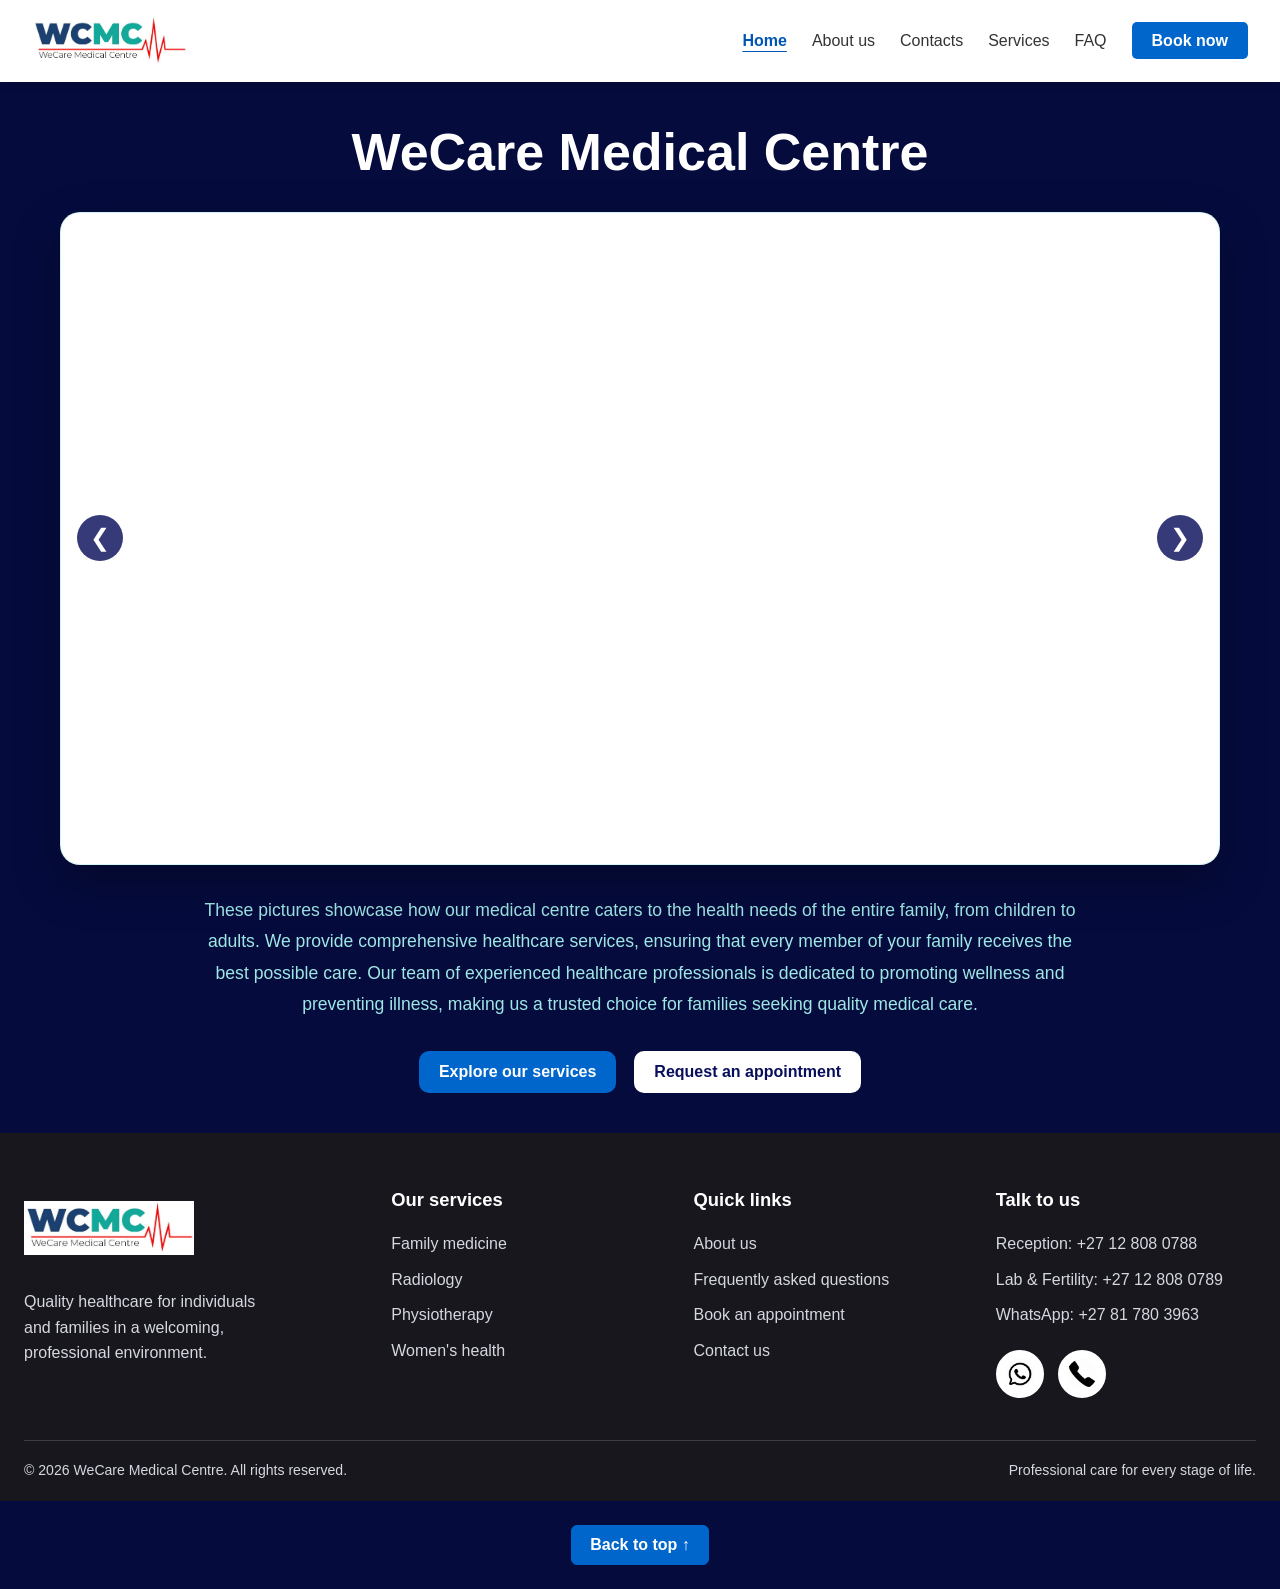
<file: index.html>
<!DOCTYPE html>
<html lang="en">
<head>
    <meta charset="UTF-8">
    <meta name="viewport" content="width=device-width, initial-scale=1.0">
    <meta name="description" content="Discover family and specialist healthcare services at WeCare Medical Centre in Pretoria. Quality care for every stage of life.">
    <meta name="keywords" content="WeCare Medical Centre, medical centre Pretoria, family medicine, radiology, physiotherapy, healthcare services">
    <meta name="theme-color" content="#0a0f5b">
    <title>WeCare Medical Centre | Home</title>
    <link rel="stylesheet" href="CSS/style.css">
</head>
<body id="top" class="home-page">
    <!-- Skip link for keyboard users -->
    <a class="skip-link" href="#main-content">Skip to main content</a>

    <header>
        <!-- Main navigation bar -->
        <nav class="navbar" aria-label="Main navigation">
            <a class="brand-link" href="index.html" aria-label="WeCare Medical Centre home">
                <img src="images/wc.jpg" class="logo" alt="WeCare Medical Centre">
            </a>

            <!-- Navigation links -->
            <ul class="nlinks">
                <li class="la"><a href="index.html" aria-current="page">Home</a></li>
                <li><a href="aboutus.html">About us</a></li>
                <li><a href="contacts.html">Contacts</a></li>
                <li><a href="services.html">Services</a></li>
                <li><a href="FAQ.html">FAQ</a></li>
                <li><a href="bookings.html" class="btn-book">Book now</a></li>
            </ul>
        </nav>
    </header>

    <main class="home-content" id="main-content">
        <h1 class="home-title">WeCare Medical Centre</h1>

        <!-- Main hero gallery / slideshow -->
        <div class="media-slideshow slideshow-three" role="region" aria-roledescription="carousel" aria-label="WeCare Medical Centre gallery">
            <input type="radio" name="home-gallery" id="home-1" aria-label="Show family healthcare image">
            <input type="radio" name="home-gallery" id="home-2" aria-label="Show why patients choose us image">
            <input type="radio" name="home-gallery" id="home-3" aria-label="Show our services image">

            <img src="images/Whole family 1.png" alt="Whole family receiving healthcare">
            <img src="images/why choose.png" alt="Why choose WeCare Medical Centre">
            <img src="images/our services.png" alt="Our healthcare services">

            <!-- Slideshow controls -->
            <div class="slideshow-controls" aria-label="Change homepage image">
                <span class="slide-controls slide-controls-1"><label for="home-3" aria-label="Previous image">&#10094;</label><label for="home-2" aria-label="Next image">&#10095;</label></span>
                <span class="slide-controls slide-controls-2"><label for="home-1" aria-label="Previous image">&#10094;</label><label for="home-3" aria-label="Next image">&#10095;</label></span>
                <span class="slide-controls slide-controls-3"><label for="home-2" aria-label="Previous image">&#10094;</label><label for="home-1" aria-label="Next image">&#10095;</label></span>
            </div>
        </div>

        <!-- Introductory description -->
        <p class="home-description">
            These pictures showcase how our medical centre caters to the health needs of the entire family,
            from children to adults. We provide comprehensive healthcare services, ensuring that every member of
            your family receives the best possible care. Our team of experienced healthcare professionals is
            dedicated to promoting wellness and preventing illness, making us a trusted choice for families
            seeking quality medical care.
        </p>

        <!-- Primary action buttons -->
        <div class="home-actions">
            <a class="primary-link" href="services.html">Explore our services</a>
            <a class="secondary-link" href="bookings.html">Request an appointment</a>
        </div>
    </main>

    <footer class="site-footer">
        <!-- Footer content section -->
        <div class="footer-content">
            <div class="footer-brand">
                <img src="images/wc.jpg" alt="WeCare Medical Centre logo">
                <p>Quality healthcare for individuals and families in a welcoming, professional environment.</p>
            </div>

            <div class="footer-column">
                <h2>Our services</h2>
                <a href="services.html">Family medicine</a>
                <a href="services.html">Radiology</a>
                <a href="services.html">Physiotherapy</a>
                <a href="services.html">Women's health</a>
            </div>

            <div class="footer-column">
                <h2>Quick links</h2>
                <a href="aboutus.html">About us</a>
                <a href="FAQ.html">Frequently asked questions</a>
                <a href="bookings.html">Book an appointment</a>
                <a href="contacts.html">Contact us</a>
            </div>

            <div class="footer-column footer-contact">
                <h2>Talk to us</h2>
                <a href="tel:+27128080788">Reception: +27 12 808 0788</a>
                <a href="tel:+27128080789">Lab &amp; Fertility: +27 12 808 0789</a>
                <a href="https://api.whatsapp.com/send?phone=27817803963">WhatsApp: +27 81 780 3963</a>
                <div class="footer-icons">
                    <a href="https://api.whatsapp.com/send?phone=27817803963" aria-label="Contact us on WhatsApp">
                        <img src="images/whatsapp icon.jpg" alt="">
                    </a>
                    <a href="tel:+27128080788" aria-label="Call WeCare Medical Centre">
                        <img src="images/telephone.jpg" alt="">
                    </a>
                </div>
            </div>
        </div>

        <!-- Footer bottom bar -->
        <div class="footer-bottom">
            <p>&copy; 2026 WeCare Medical Centre. All rights reserved.</p>
            <p>Professional care for every stage of life.</p>
        </div>
    </footer>

    <!-- Back to top shortcut -->
    <a class="back-to-top" href="#top">Back to top &#8593;</a>
</body>
</html>
</file>
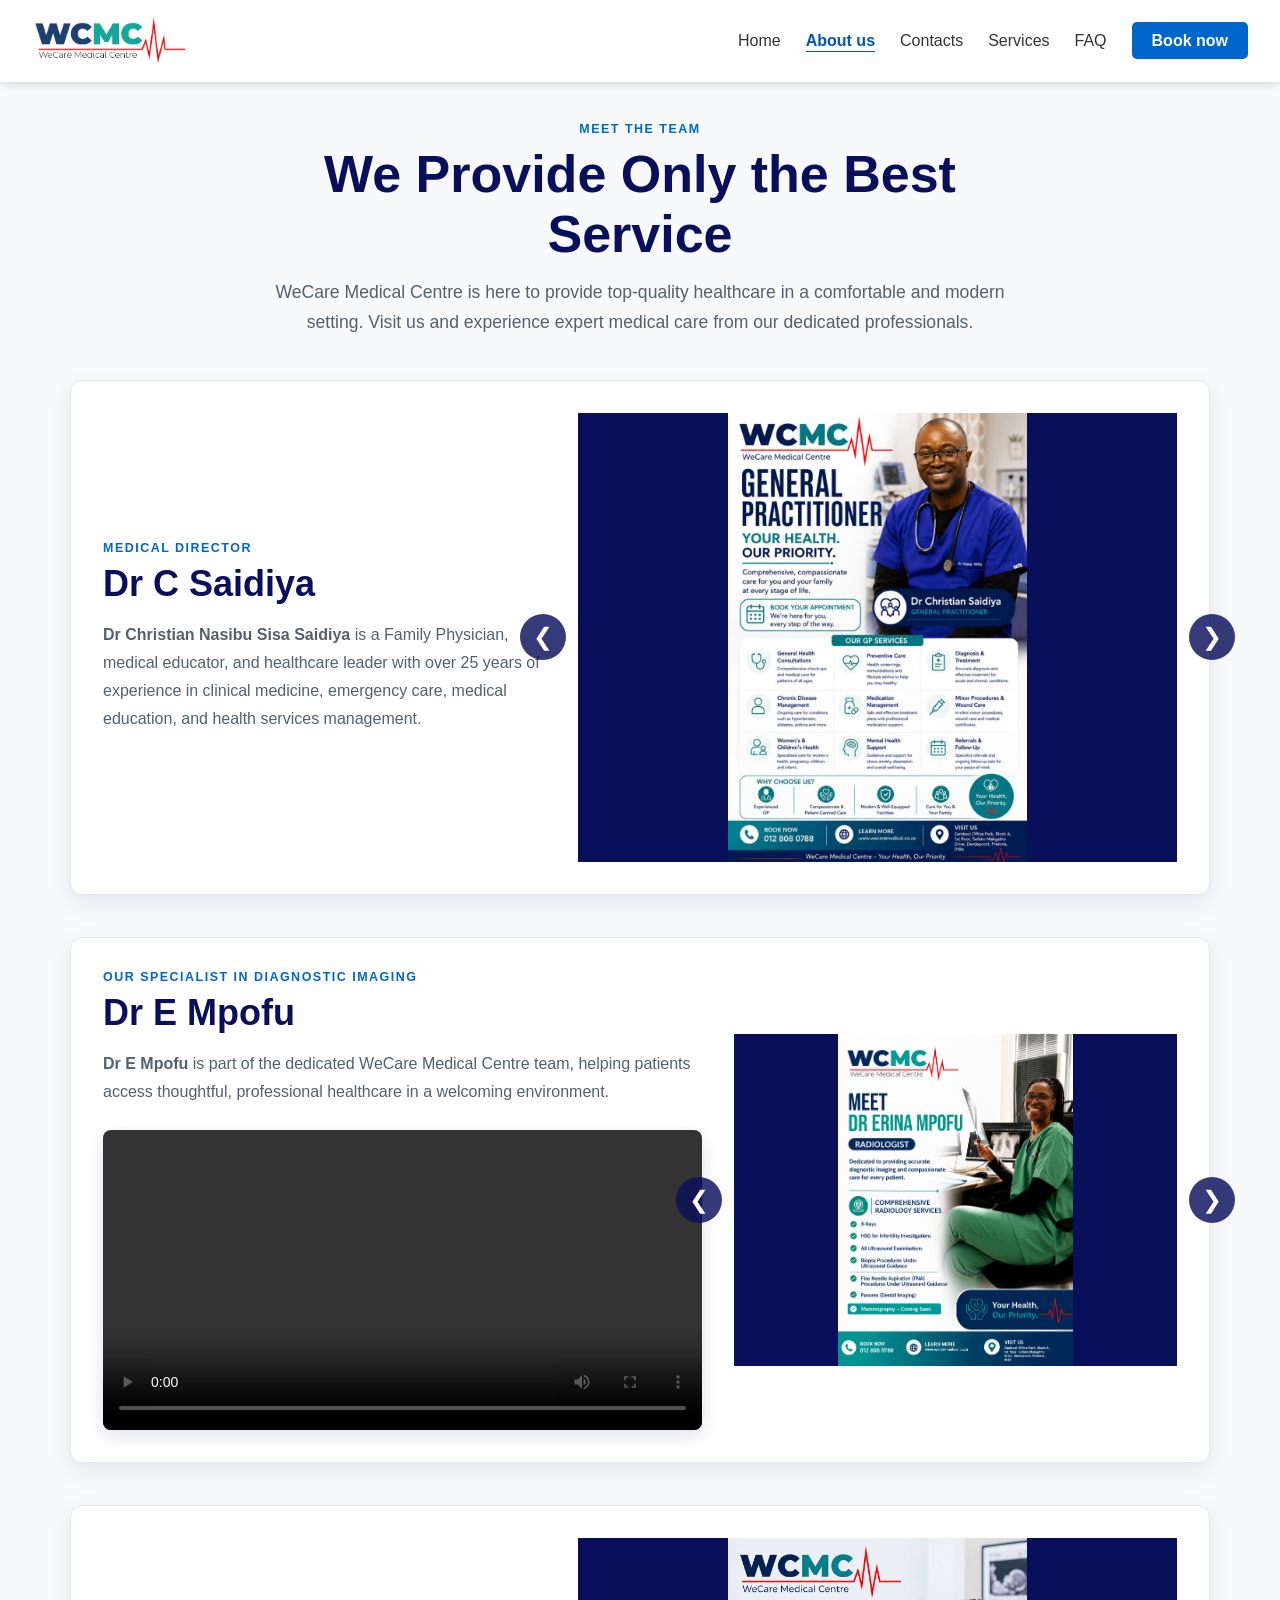
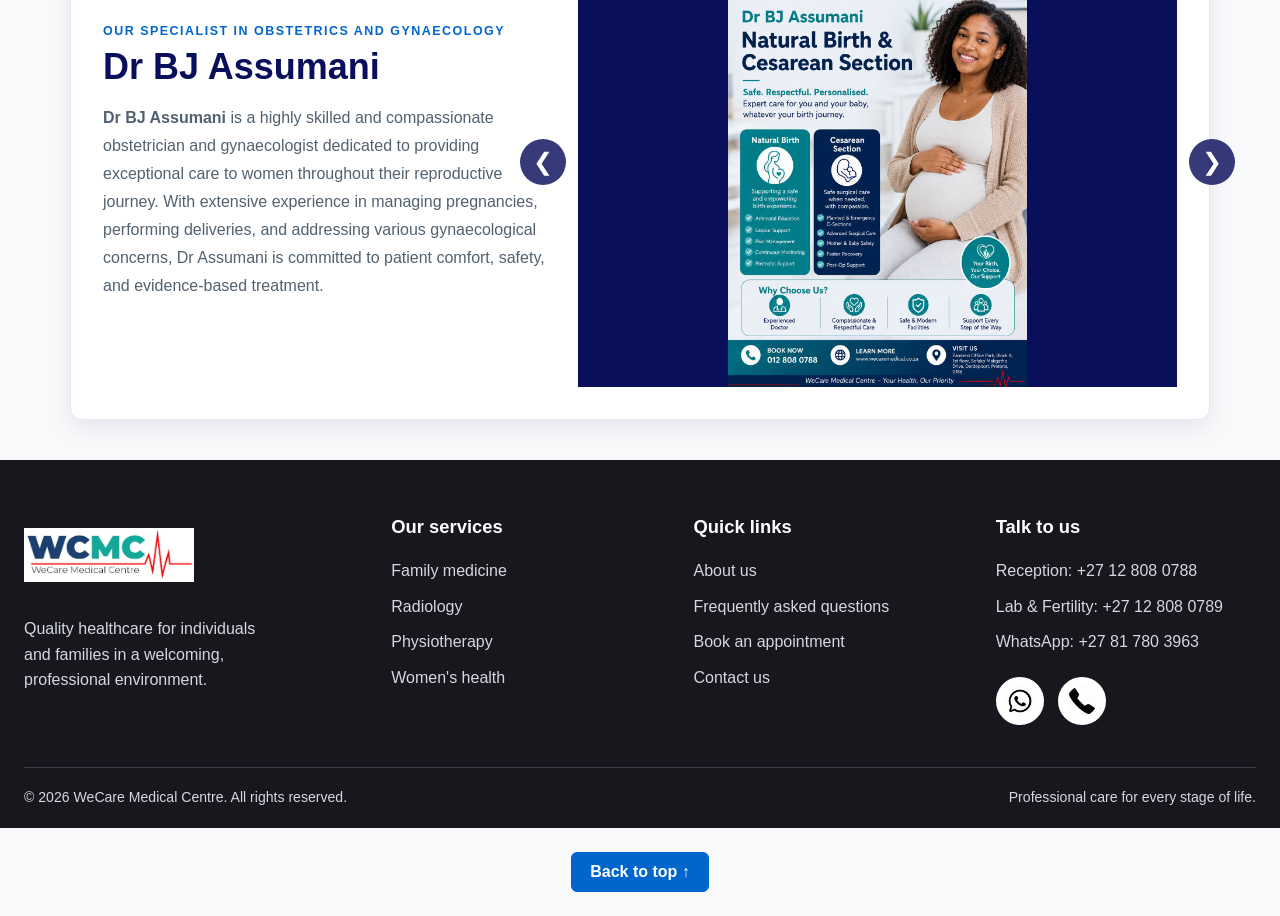
<file: aboutus.html>
<!DOCTYPE html>
<html lang="en">
<head>
    <meta charset="UTF-8">
    <meta name="viewport" content="width=device-width, initial-scale=1.0">
    <meta name="description" content="Meet the doctors and healthcare team at WeCare Medical Centre.">
    <meta name="keywords" content="WeCare Medical Centre doctors, family physician, radiologist, gynaecologist, healthcare team">
    <title>About Us | WeCare Medical Centre</title>
    <link rel="stylesheet" href="CSS/style.css">
</head>
<body id="top">
    <a class="skip-link" href="#main-content">Skip to main content</a>

    <header>
        <nav class="navbar" aria-label="Main navigation">
            <a class="brand-link" href="index.html" aria-label="WeCare Medical Centre home">
                <img src="images/wc.jpg" class="logo" alt="WeCare Medical Centre">
            </a>

            <ul class="nlinks">
                <li class="la"><a href="index.html">Home</a></li>
                <li><a href="aboutus.html" aria-current="page">About us</a></li>
                <li><a href="contacts.html">Contacts</a></li>
                <li><a href="services.html">Services</a></li>
                <li><a href="FAQ.html">FAQ</a></li>
                <li><a href="bookings.html" class="btn-book">Book now</a></li>
            </ul>
        </nav>
    </header>

    <main class="about-page" id="main-content">
        <section class="about-intro">
            <p class="eyebrow">Meet the team</p>
            <h1>We Provide Only the Best Service</h1>
            <p>WeCare Medical Centre is here to provide top-quality healthcare in a comfortable and modern setting. Visit us and experience expert medical care from our dedicated professionals.</p>
        </section>

        <section class="doctor-profile">
    <div class="doctor-content">
        <p class="eyebrow">Medical director</p>
        <h2>Dr C Saidiya</h2>
        <p>
            <b>Dr Christian Nasibu Sisa Saidiya</b> is a Family Physician, medical educator, and healthcare leader with over 25 years of experience in clinical medicine, emergency care, medical education, and health services management.
        </p>
    </div>

    <div class="media-slideshow slideshow-four" aria-label="Dr C Saidiya photo gallery">
        <input type="radio" name="saidiya-gallery" id="saidiya-1" checked>
        <input type="radio" name="saidiya-gallery" id="saidiya-2">
        <input type="radio" name="saidiya-gallery" id="saidiya-3">
        <input type="radio" name="saidiya-gallery" id="saidiya-4">

        <img src="images/ab DR cs1.jpeg" alt="Dr C Saidiya at WeCare Medical Centre">
        <img src="images/ab DR cs2.png" alt="Dr C Saidiya providing medical care">
        <img src="images/ab DR cs3.png" alt="Dr C Saidiya in consultation">
        <img src="images/ab DR cs4.png" alt="Dr C Saidiya with the medical team">

        <div class="slideshow-controls" aria-label="Change Dr C Saidiya image">
            <span class="slide-controls slide-controls-1">
                <label for="saidiya-4">&#10094;</label>
                <label for="saidiya-2">&#10095;</label>
            </span>
            <span class="slide-controls slide-controls-2">
                <label for="saidiya-1">&#10094;</label>
                <label for="saidiya-3">&#10095;</label>
            </span>
            <span class="slide-controls slide-controls-3">
                <label for="saidiya-2">&#10094;</label>
                <label for="saidiya-4">&#10095;</label>
            </span>
            <span class="slide-controls slide-controls-4">
                <label for="saidiya-3">&#10094;</label>
                <label for="saidiya-1">&#10095;</label>
            </span>
        </div>
    </div>
</section>

       <section class="doctor-profile doctor-profile-reversed">
    <div class="doctor-content">
        <p class="eyebrow">Our specialist in diagnostic imaging</p>
        <h2>Dr E Mpofu</h2>
        <p>
            <b>Dr E Mpofu</b> is part of the dedicated WeCare Medical Centre team, helping patients access thoughtful, professional healthcare in a welcoming environment.
        </p>

        <video src="images/DR em.mp4" controls></video>
    </div>

    <div class="media-slideshow slideshow-six" aria-label="Dr E Mpofu photo gallery">
        <input type="radio" name="mpofu-gallery" id="mpofu-1" checked>
        <input type="radio" name="mpofu-gallery" id="mpofu-2">
        <input type="radio" name="mpofu-gallery" id="mpofu-3">
        <input type="radio" name="mpofu-gallery" id="mpofu-4">
        <input type="radio" name="mpofu-gallery" id="mpofu-5">
        <input type="radio" name="mpofu-gallery" id="mpofu-6">

        <img src="images/ab DR em.png" alt="Dr E Mpofu at WeCare Medical Centre">
        <img src="images/ab DR em 1.png" alt="Dr E Mpofu consulting with a patient">
        <img src="images/ab DR em 2.png" alt="Dr E Mpofu at work">
        <img src="images/1 ab DR em 3.png" alt="Dr E Mpofu in the medical centre">
        <img src="images/ab DR em 4.png" alt="WeCare Medical Centre team member">
        <img src="images/ab DR em 5.png" alt="WeCare Medical Centre consultation room">

        <div class="slideshow-controls" aria-label="Change Dr E Mpofu image">
            <span class="slide-controls slide-controls-1">
                <label for="mpofu-6">&#10094;</label>
                <label for="mpofu-2">&#10095;</label>
            </span>
            <span class="slide-controls slide-controls-2">
                <label for="mpofu-1">&#10094;</label>
                <label for="mpofu-3">&#10095;</label>
            </span>
            <span class="slide-controls slide-controls-3">
                <label for="mpofu-2">&#10094;</label>
                <label for="mpofu-4">&#10095;</label>
            </span>
            <span class="slide-controls slide-controls-4">
                <label for="mpofu-3">&#10094;</label>
                <label for="mpofu-5">&#10095;</label>
            </span>
            <span class="slide-controls slide-controls-5">
                <label for="mpofu-4">&#10094;</label>
                <label for="mpofu-6">&#10095;</label>
            </span>
            <span class="slide-controls slide-controls-6">
                <label for="mpofu-5">&#10094;</label>
                <label for="mpofu-1">&#10095;</label>
            </span>
        </div>
    </div>
</section>

        <section class="doctor-profile">
            <div class="doctor-content">
                <p class="eyebrow">Our specialist in obstetrics and gynaecology</p>
                <h2>Dr BJ Assumani</h2>
                <p>
                    <b>Dr BJ Assumani</b> is a highly skilled and compassionate obstetrician and gynaecologist dedicated to providing exceptional care to women throughout their reproductive journey. With extensive experience in managing pregnancies, performing deliveries, and addressing various gynaecological concerns, Dr Assumani is committed to patient comfort, safety, and evidence-based treatment.
                </p>
            </div>

            <div class="media-slideshow slideshow-four" aria-label="Dr BJ Assumani photo gallery">
                <input type="radio" name="bj-gallery" id="bj-1" checked>
                <input type="radio" name="bj-gallery" id="bj-2">
                <input type="radio" name="bj-gallery" id="bj-3">
                <input type="radio" name="bj-gallery" id="bj-4">

                <img src="images/bj 1.jpeg" alt="Dr BJ Assumani in consultation">
                <img src="images/bj 2.jpeg" alt="Dr BJ Assumani with a patient">
                <img src="images/bj 3.jpeg" alt="Dr BJ Assumani in a medical setting">
                <img src="images/bj 4.jpeg" alt="Dr BJ Assumani consulting with a patient">

                <div class="slideshow-controls" aria-label="Change Dr BJ Assumani image">
                    <span class="slide-controls slide-controls-1"><label for="bj-4">&#10094;</label><label for="bj-2">&#10095;</label></span>
                    <span class="slide-controls slide-controls-2"><label for="bj-1">&#10094;</label><label for="bj-3">&#10095;</label></span>
                    <span class="slide-controls slide-controls-3"><label for="bj-2">&#10094;</label><label for="bj-4">&#10095;</label></span>
                    <span class="slide-controls slide-controls-4"><label for="bj-3">&#10094;</label><label for="bj-1">&#10095;</label></span>
                </div>
            </div>
        </section>
    </main>

    <footer class="site-footer">
        <div class="footer-content">
            <div class="footer-brand">
                <img src="images/wc.jpg" alt="WeCare Medical Centre logo">
                <p>Quality healthcare for individuals and families in a welcoming, professional environment.</p>
            </div>

            <div class="footer-column">
                <h2>Our services</h2>
                <a href="services.html">Family medicine</a>
                <a href="services.html">Radiology</a>
                <a href="services.html">Physiotherapy</a>
                <a href="services.html">Women's health</a>
            </div>

            <div class="footer-column">
                <h2>Quick links</h2>
                <a href="aboutus.html">About us</a>
                <a href="FAQ.html">Frequently asked questions</a>
                <a href="bookings.html">Book an appointment</a>
                <a href="contacts.html">Contact us</a>
            </div>

            <div class="footer-column footer-contact">
                <h2>Talk to us</h2>
                <a href="tel:+27128080788">Reception: +27 12 808 0788</a>
                <a href="tel:+27128080789">Lab &amp; Fertility: +27 12 808 0789</a>
                <a href="https://api.whatsapp.com/send?phone=27817803963">WhatsApp: +27 81 780 3963</a>
                <div class="footer-icons">
                    <a href="https://api.whatsapp.com/send?phone=27817803963" aria-label="Contact us on WhatsApp">
                        <img src="images/whatsapp icon.jpg" alt="">
                    </a>
                    <a href="https://wecaremedicalcentre.co.za/contact/" aria-label="Call WeCare Medical Centre">
                        <img src="images/telephone.jpg" alt="">
                    </a>
                </div>
            </div>
        </div>

        <div class="footer-bottom">
            <p>&copy; 2026 WeCare Medical Centre. All rights reserved.</p>
            <p>Professional care for every stage of life.</p>
        </div>
    </footer>

    <a class="back-to-top" href="#top">Back to top &#8593;</a>
</body>
</html>
</file>
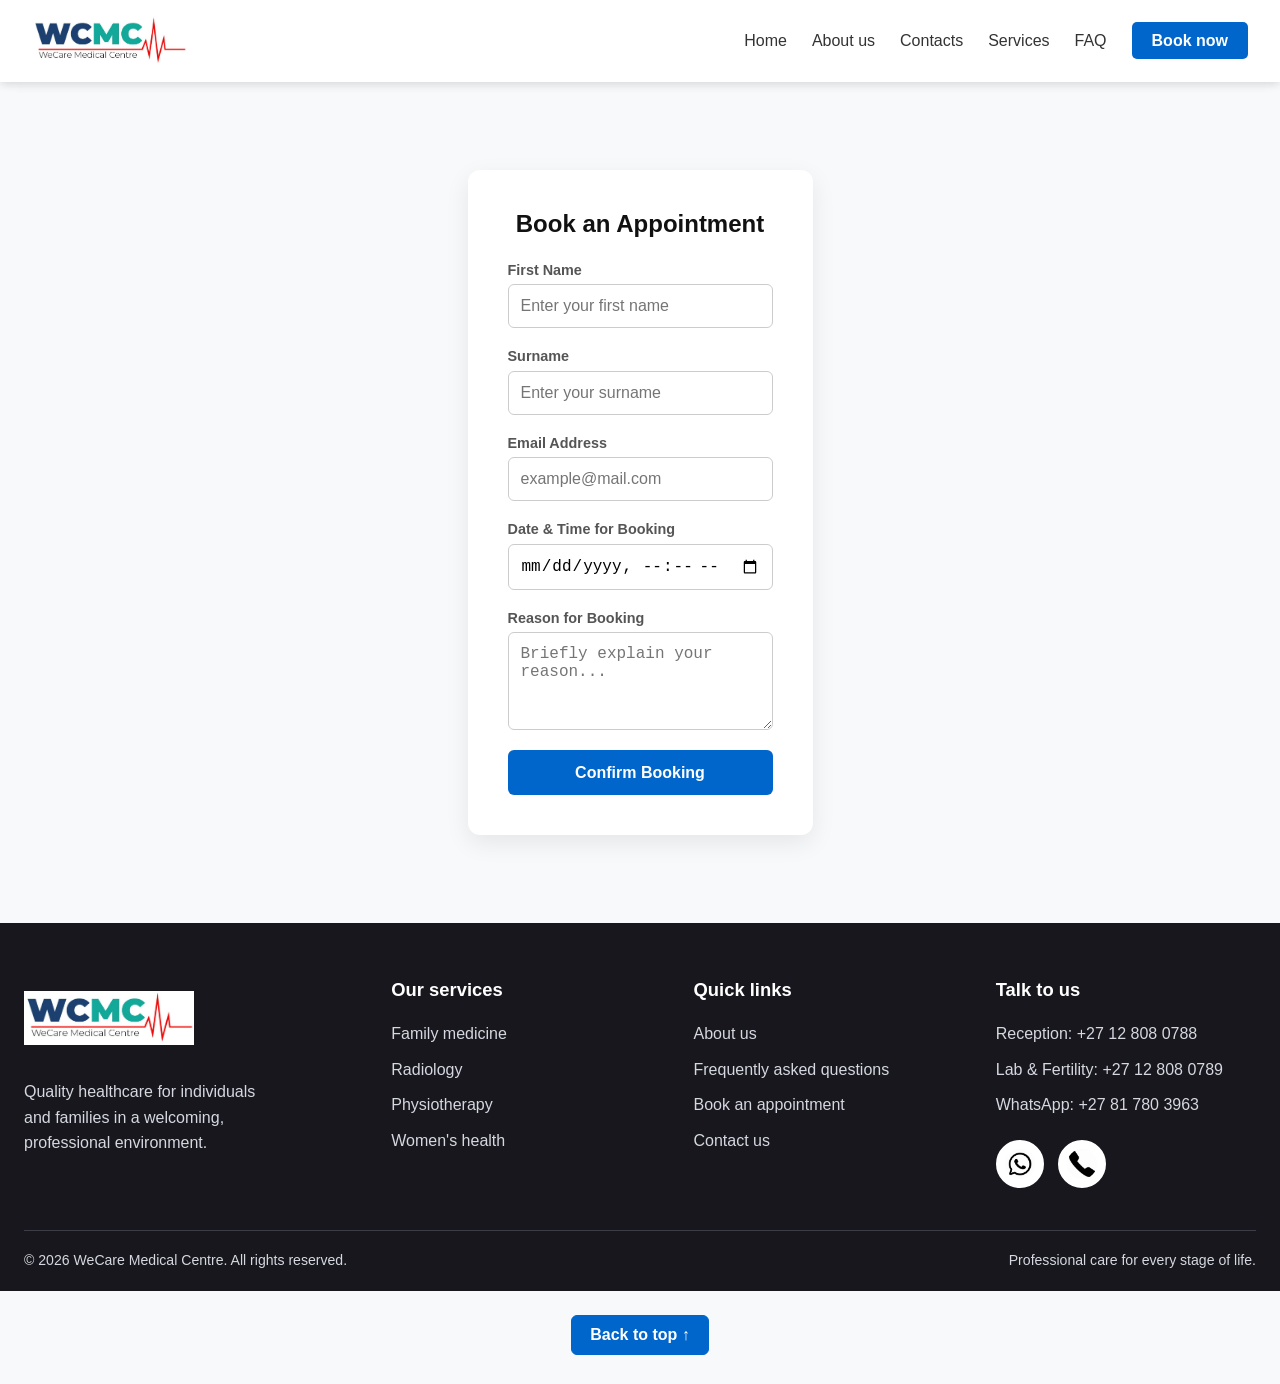
<file: bookings.html>
<!DOCTYPE html>
<html lang="en">
<head>
    <meta charset="UTF-8">
    <meta name="viewport" content="width=device-width, initial-scale=1.0">
    <title>Bookings</title>
    <link rel="stylesheet"  href="CSS/style.css">
    <script src="js/validation.js" defer></script>
</head>
<body id="top">
    <header>
        <!--Nav means navigation this is my navigation bar work in progress-->
       <nav class="navbar">
        <img src="images/wc.jpg" class="logo">
         <ul class="nlinks">
        <li class="la"><a href="index.html">Home</a></li>
       <li class><a href="aboutus.html">About us</a></li>
       <li><a href="contacts.html">Contacts</a></li>
       <li><a href="services.html">Services</a></li>
       <li><a href="FAQ.html">FAQ</a></li>
        <li><a href="bookings.html" class="btn-book">Book now</a></li>
        </ul>
        </nav>

    </header>
<main class="booking-container">
        <form class="booking-form">
            <h2>Book an Appointment</h2>

            <div class="form-group">
                <label for="fname">First Name</label>
                <input type="text" id="fname" name="Fname" placeholder="Enter your first name" required>
            </div>

            <div class="form-group">
                <label for="sname">Surname</label>
                <input type="text" id="sname" name="Sname" placeholder="Enter your surname" required>
            </div>

            <div class="form-group">
                <label for="email">Email Address</label>
                <input type="email" id="email" name="Email" placeholder="example@mail.com" required>
            </div>

            <div class="form-group">
                <label for="btime">Date & Time for Booking</label>
                <input type="datetime-local" id="btime" name="BookingTime" required>
            </div>

            <div class="form-group">
                <label for="reason">Reason for Booking</label>
                <textarea id="reason" name="Reason" rows="4" placeholder="Briefly explain your reason..."></textarea>
            </div>

            <button type="submit" class="submit-btn">Confirm Booking</button>
            <p class="form-status" role="status" aria-live="polite"></p>
        </form>
    </main>
    <footer class="site-footer">
        <div class="footer-content"><div class="footer-brand"><img src="images/wc.jpg" alt="WeCare Medical Centre logo"><p>Quality healthcare for individuals and families in a welcoming, professional environment.</p></div><div class="footer-column"><h2>Our services</h2><a href="services.html">Family medicine</a><a href="services.html">Radiology</a><a href="services.html">Physiotherapy</a><a href="services.html">Women's health</a></div><div class="footer-column"><h2>Quick links</h2><a href="aboutus.html">About us</a><a href="FAQ.html">Frequently asked questions</a><a href="bookings.html">Book an appointment</a><a href="contacts.html">Contact us</a></div><div class="footer-column footer-contact"><h2>Talk to us</h2><a href="tel:+27128080788">Reception: +27 12 808 0788</a><a href="tel:+27128080789">Lab &amp; Fertility: +27 12 808 0789</a><a href="https://api.whatsapp.com/send?phone=27817803963">WhatsApp: +27 81 780 3963</a><div class="footer-icons"><a href="https://api.whatsapp.com/send?phone=27817803963" aria-label="Contact us on WhatsApp"><img src="images/whatsapp icon.jpg" alt=""></a><a href="https://wecaremedicalcentre.co.za/contact/" aria-label="Call WeCare Medical Centre"><img src="images/telephone.jpg" alt=""></a></div></div></div><div class="footer-bottom"><p>&copy; 2026 WeCare Medical Centre. All rights reserved.</p><p>Professional care for every stage of life.</p></div>
    </footer>
    <a class="back-to-top" href="#top">Back to top &#8593;</a>
</body>
</html>
</file>
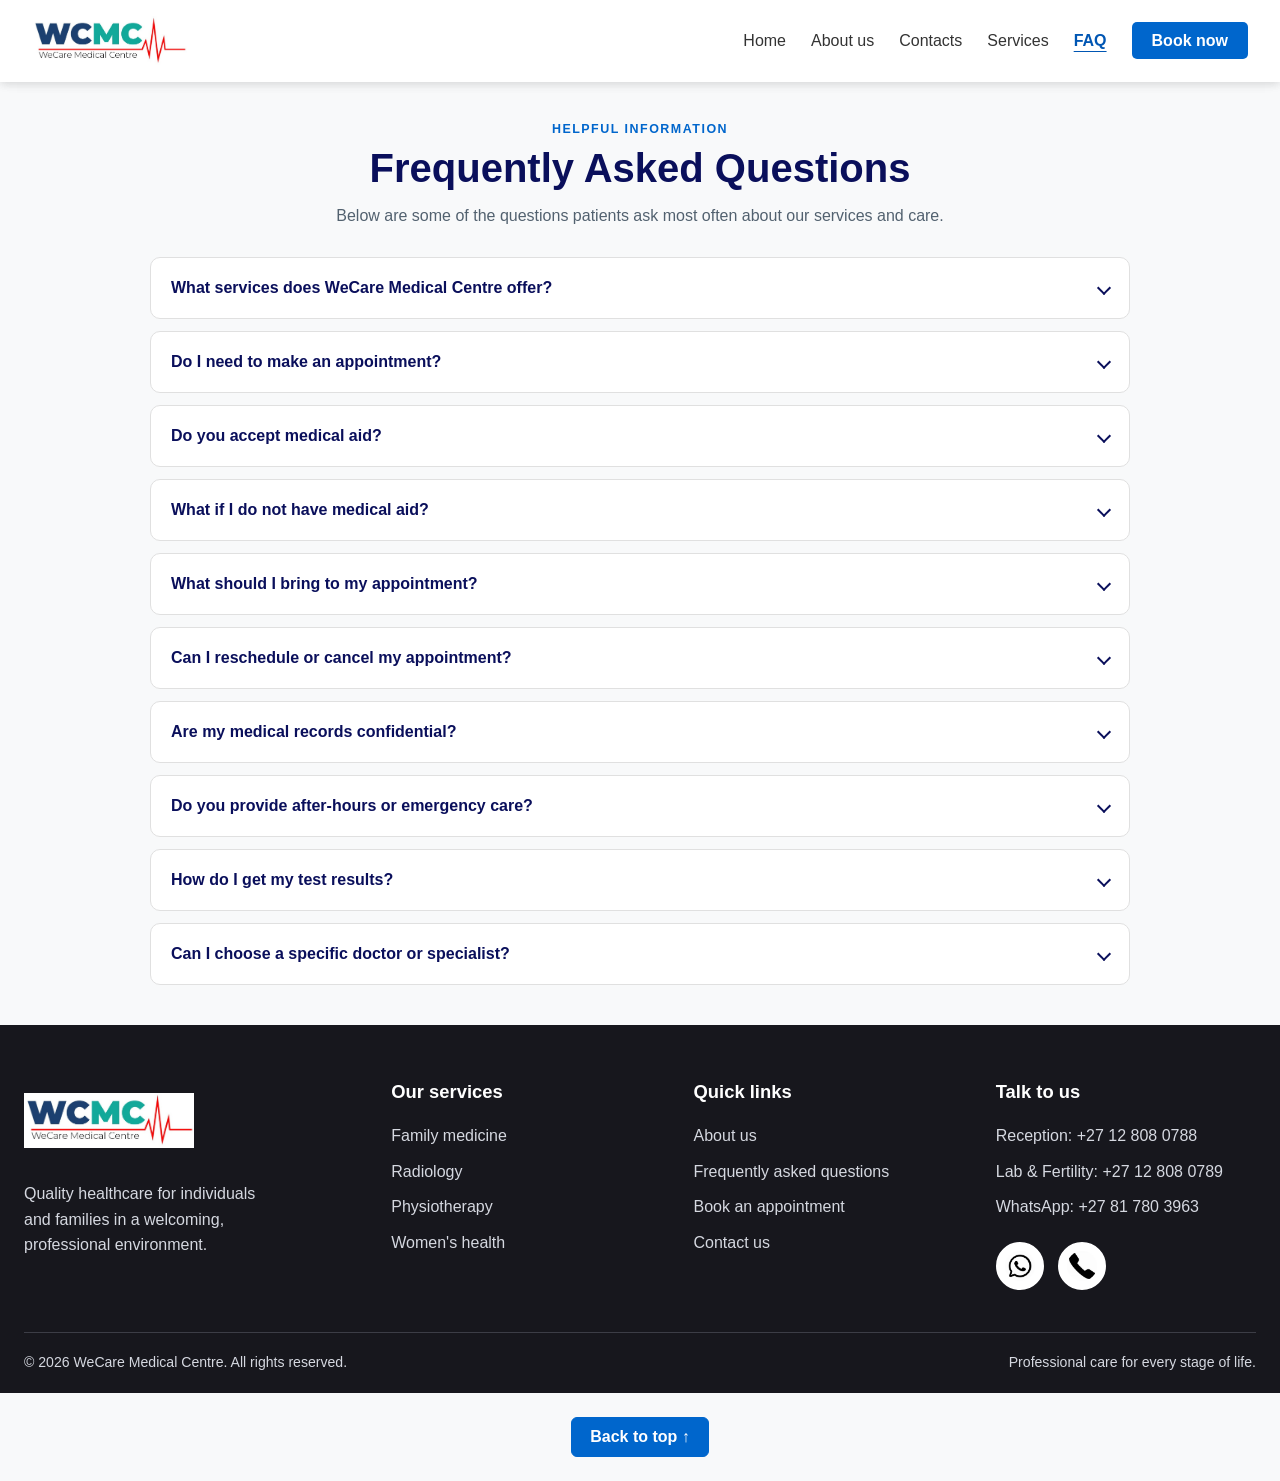
<file: FAQ.html>
<!DOCTYPE html>
<html lang="en">
<head>
    <meta charset="UTF-8">
    <meta name="viewport" content="width=device-width, initial-scale=1.0">
    <meta name="description" content="Find answers to common questions about appointments, services, payments, and care at WeCare Medical Centre.">
    <meta name="keywords" content="WeCare Medical Centre FAQ, medical centre questions, appointment FAQ, healthcare services">
    <title>FAQ | WeCare Medical Centre</title>
    <link rel="stylesheet" href="CSS/style.css">
</head>
<body id="top">
    <a class="skip-link" href="#main-content">Skip to main content</a>

    <header>
        <nav class="navbar" aria-label="Main navigation">
            <a class="brand-link" href="index.html" aria-label="WeCare Medical Centre home">
                <img src="images/wc.jpg" class="logo" alt="WeCare Medical Centre">
            </a>
            <ul class="nlinks">
                <li class="la"><a href="index.html">Home</a></li>
                <li><a href="aboutus.html">About us</a></li>
                <li><a href="contacts.html">Contacts</a></li>
                <li><a href="services.html">Services</a></li>
                <li><a href="FAQ.html" aria-current="page">FAQ</a></li>
                <li><a href="bookings.html" class="btn-book">Book now</a></li>
            </ul>
        </nav>
    </header>

    <main class="faq-section" id="main-content">
        <div class="faq-header">
            <p class="eyebrow">Helpful information</p>
            <h2>Frequently Asked Questions</h2>
            <p>Below are some of the questions patients ask most often about our services and care.</p>
        </div>

        <div class="faq-container">
            <details class="faq-item" >
                <summary class="faq-question">
                    <span>What services does WeCare Medical Centre offer?</span>
                    <span class="arrow-icon" aria-hidden="true"></span>
                </summary>
                <div class="faq-answer">
                    <p>WeCare Medical Centre offers family medicine, radiology, physiotherapy, fertility services, IV therapy, laboratory testing, speech therapy, audiology, dentistry, and gynaecology services.</p>
                </div>
            </details>

            <details class="faq-item">
                <summary class="faq-question">
                    <span>Do I need to make an appointment?</span>
                    <span class="arrow-icon" aria-hidden="true"></span>
                </summary>
                <div class="faq-answer">
                    <p>Walk-ins may be accepted depending on availability, but booking in advance is strongly recommended to reduce waiting time.</p>
                </div>
            </details>

            <details class="faq-item">
                <summary class="faq-question">
                    <span>Do you accept medical aid?</span>
                    <span class="arrow-icon" aria-hidden="true"></span>
                </summary>
                <div class="faq-answer">
                    <p>Yes, we accept most major medical aid providers. Please bring your medical aid card and ID when visiting.</p>
                </div>
            </details>

            <details class="faq-item">
                <summary class="faq-question">
                    <span>What if I do not have medical aid?</span>
                    <span class="arrow-icon" aria-hidden="true"></span>
                </summary>
                <div class="faq-answer">
                    <p>We offer affordable consultation rates for self-paying patients. Card or cash payments are accepted.</p>
                </div>
            </details>

            <details class="faq-item">
                <summary class="faq-question">
                    <span>What should I bring to my appointment?</span>
                    <span class="arrow-icon" aria-hidden="true"></span>
                </summary>
                <div class="faq-answer">
                    <p>Please bring your ID, medical aid card if applicable, and a list of any current medication or previous medical records relevant to your visit.</p>
                </div>
            </details>

            <details class="faq-item">
                <summary class="faq-question">
                    <span>Can I reschedule or cancel my appointment?</span>
                    <span class="arrow-icon" aria-hidden="true"></span>
                </summary>
                <div class="faq-answer">
                    <p>Yes. Please contact the clinic at least 24 hours in advance to cancel or reschedule. Late cancellations may attract a charge.</p>
                </div>
            </details>

            <details class="faq-item">
                <summary class="faq-question">
                    <span>Are my medical records confidential?</span>
                    <span class="arrow-icon" aria-hidden="true"></span>
                </summary>
                <div class="faq-answer">
                    <p>Yes. Your personal and medical information is protected under confidentiality policies and POPIA guidelines.</p>
                </div>
            </details>

            <details class="faq-item">
                <summary class="faq-question">
                    <span>Do you provide after-hours or emergency care?</span>
                    <span class="arrow-icon" aria-hidden="true"></span>
                </summary>
                <div class="faq-answer">
                    <p>Emergency consultation support may be arranged depending on the situation. For urgent gynaecological support outside normal business hours, contact the designated number provided by the clinic.</p>
                </div>
            </details>

            <details class="faq-item">
                <summary class="faq-question">
                    <span>How do I get my test results?</span>
                    <span class="arrow-icon" aria-hidden="true"></span>
                </summary>
                <div class="faq-answer">
                    <p>Test results are usually available within a few days depending on the type of test. Our team will contact you when they are ready or advise if a follow-up consultation is needed.</p>
                </div>
            </details>

            <details class="faq-item">
                <summary class="faq-question">
                    <span>Can I choose a specific doctor or specialist?</span>
                    <span class="arrow-icon" aria-hidden="true"></span>
                </summary>
                <div class="faq-answer">
                    <p>Yes. You may request a specific doctor or clinician based on your needs, subject to availability.</p>
                </div>
            </details>
        </div>
    </main>

    <footer class="site-footer">
        <div class="footer-content">
            <div class="footer-brand">
                <img src="images/wc.jpg" alt="WeCare Medical Centre logo">
                <p>Quality healthcare for individuals and families in a welcoming, professional environment.</p>
            </div>

            <div class="footer-column">
                <h2>Our services</h2>
                <a href="services.html">Family medicine</a>
                <a href="services.html">Radiology</a>
                <a href="services.html">Physiotherapy</a>
                <a href="services.html">Women's health</a>
            </div>

            <div class="footer-column">
                <h2>Quick links</h2>
                <a href="aboutus.html">About us</a>
                <a href="FAQ.html">Frequently asked questions</a>
                <a href="bookings.html">Book an appointment</a>
                <a href="contacts.html">Contact us</a>
            </div>

            <div class="footer-column footer-contact">
                <h2>Talk to us</h2>
                <a href="tel:+27128080788">Reception: +27 12 808 0788</a>
                <a href="tel:+27128080789">Lab &amp; Fertility: +27 12 808 0789</a>
                <a href="https://api.whatsapp.com/send?phone=27817803963">WhatsApp: +27 81 780 3963</a>
                <div class="footer-icons">
                    <a href="https://api.whatsapp.com/send?phone=27817803963" aria-label="Contact us on WhatsApp">
                        <img src="images/whatsapp icon.jpg" alt="">
                    </a>
                    <a href="https://wecaremedicalcentre.co.za/contact/" aria-label="Call WeCare Medical Centre">
                        <img src="images/telephone.jpg" alt="">
                    </a>
                </div>
            </div>
        </div>

        <div class="footer-bottom">
            <p>&copy; 2026 WeCare Medical Centre. All rights reserved.</p>
            <p>Professional care for every stage of life.</p>
        </div>
    </footer>

    <a class="back-to-top" href="#top">Back to top &#8593;</a>
</body>
</html>
</file>
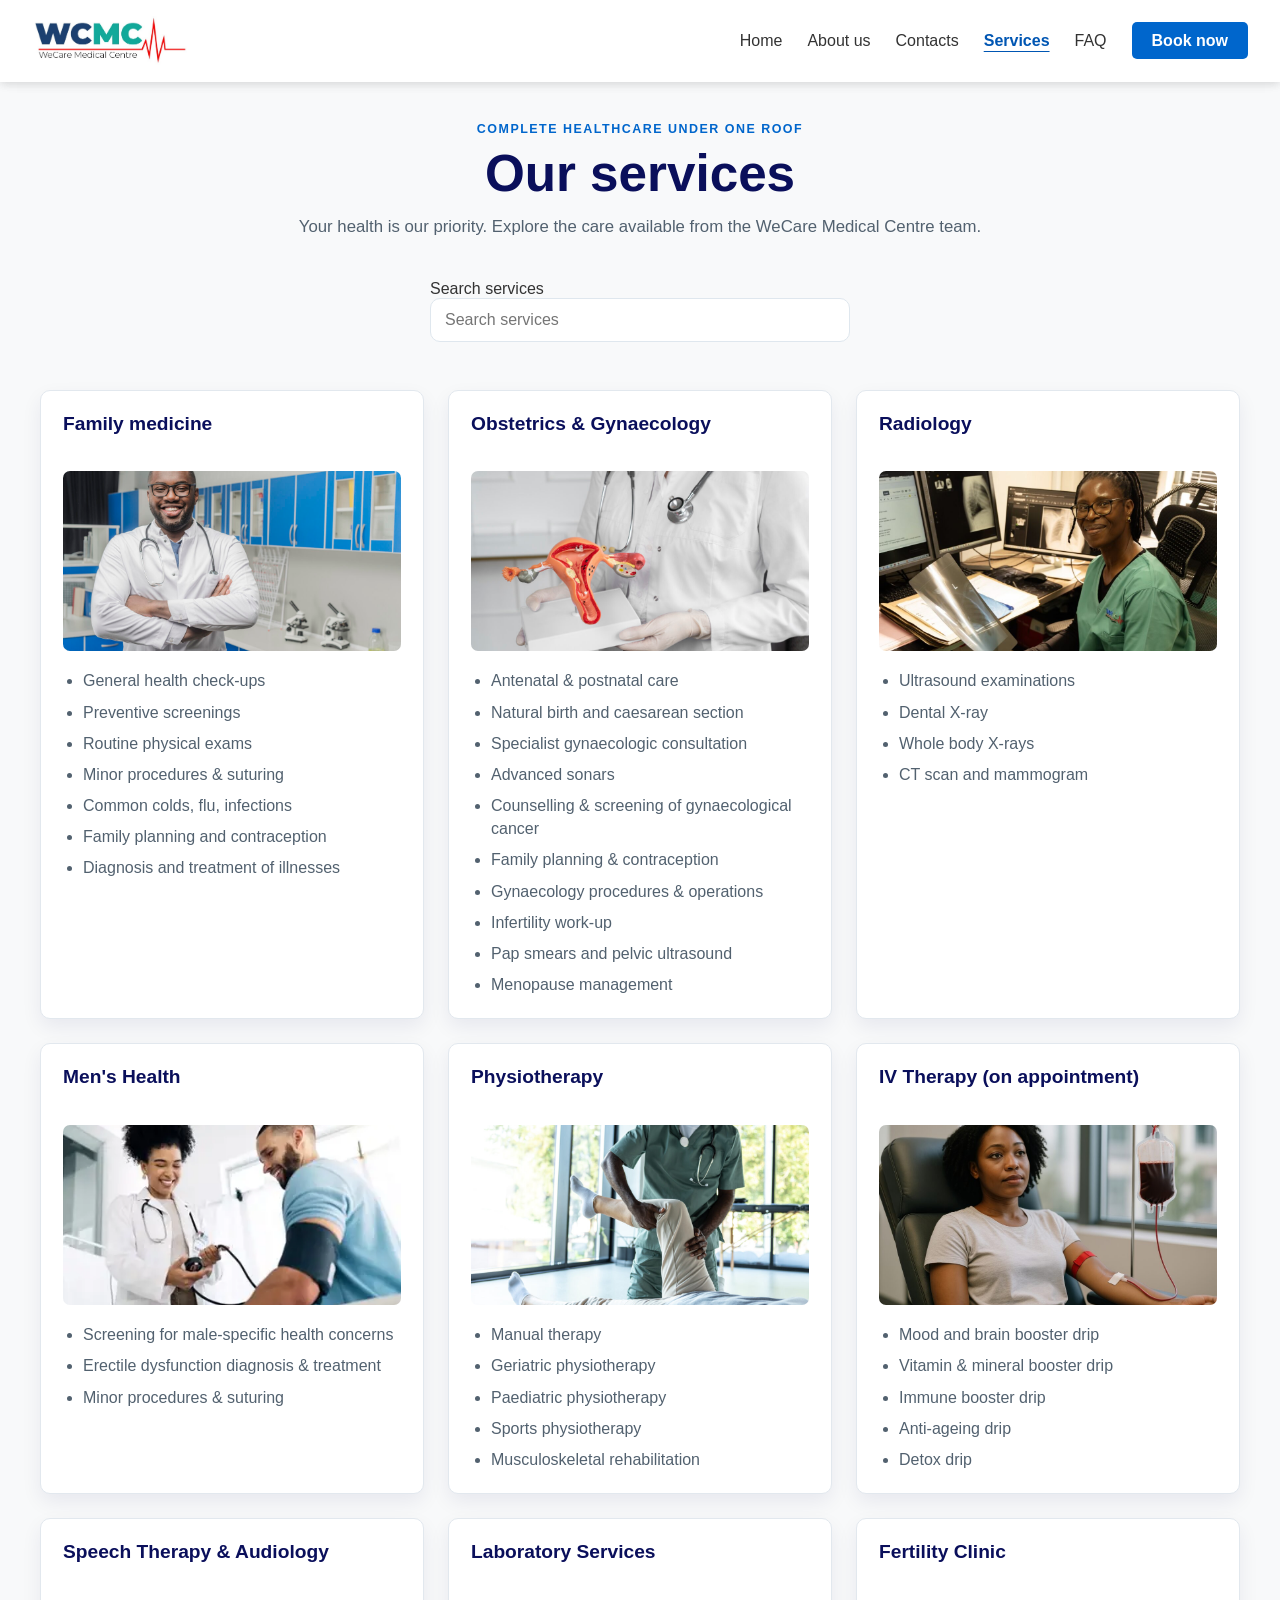
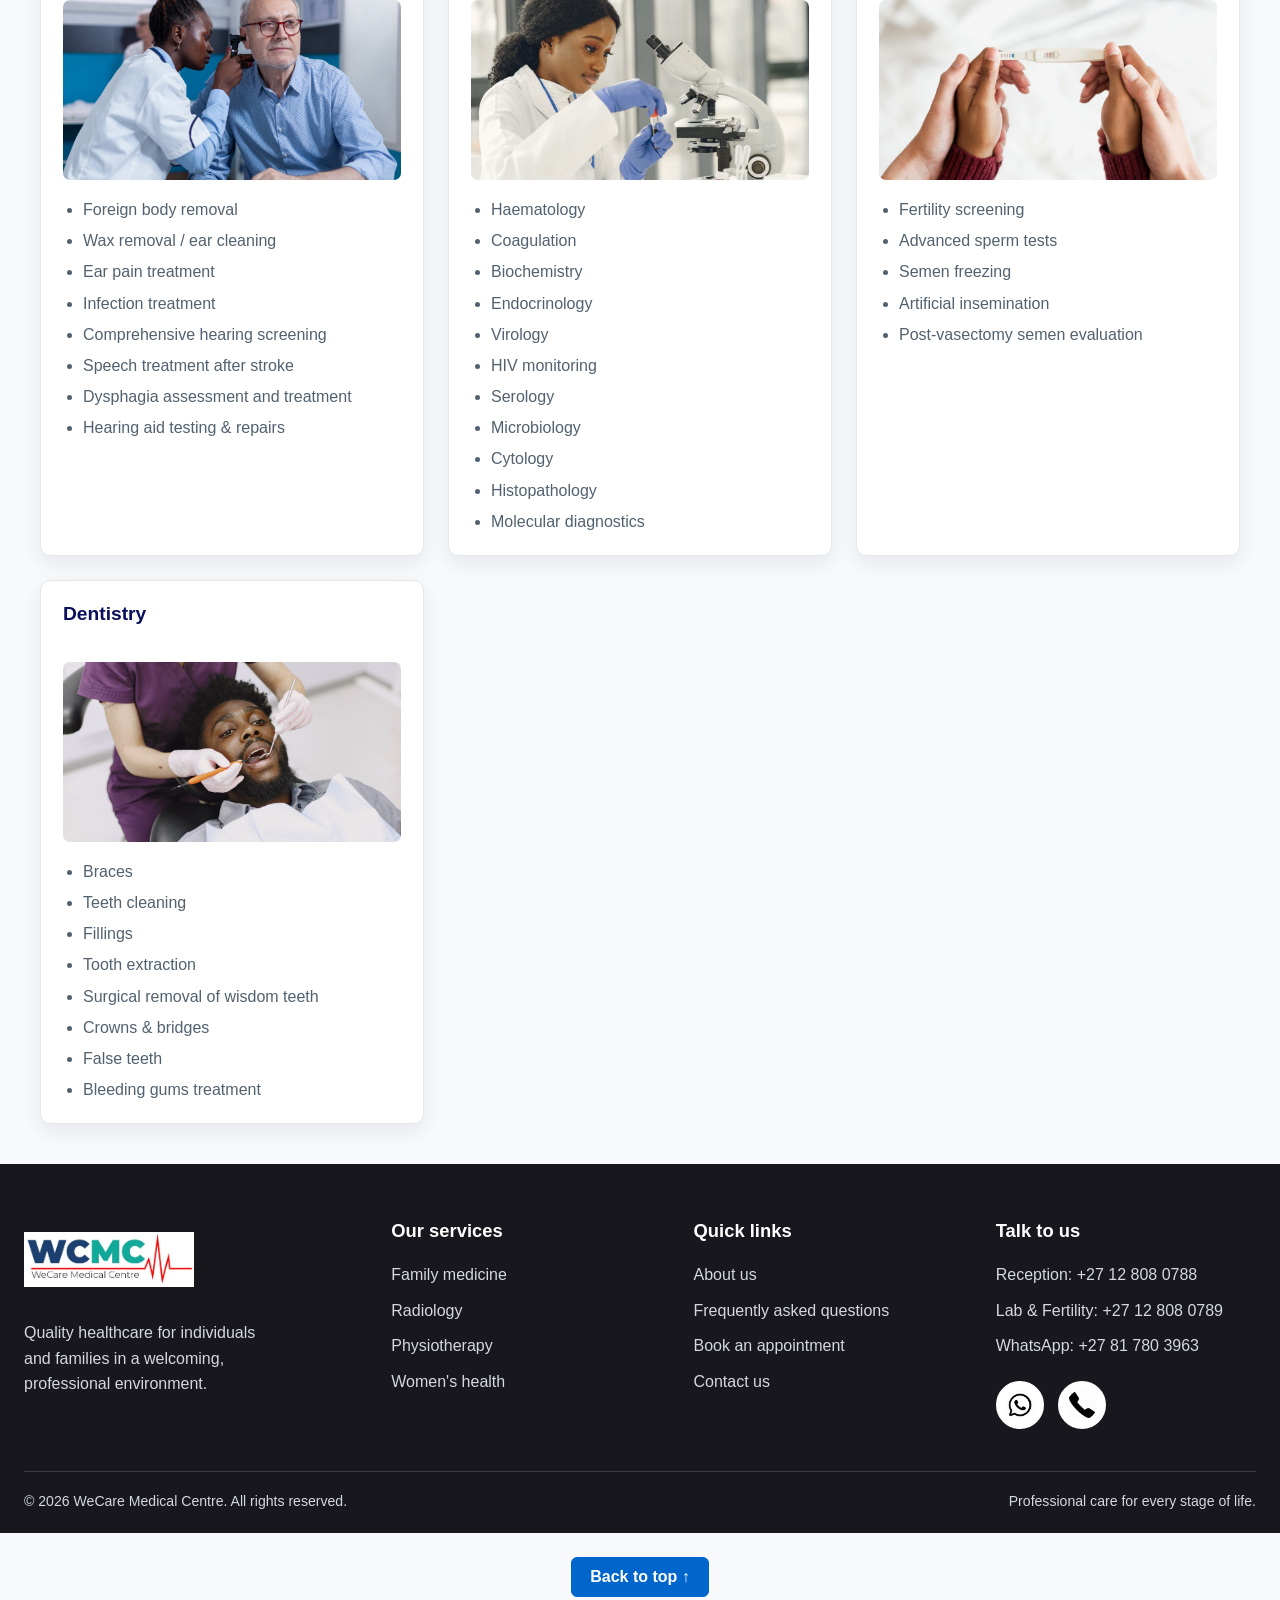
<file: services.html>
<!DOCTYPE html>
<html lang="en">
<head>
    <meta charset="UTF-8">
    <meta name="viewport" content="width=device-width, initial-scale=1.0">
    <meta name="description" content="Explore family and specialist healthcare services available at WeCare Medical Centre.">
    <meta name="keywords" content="WeCare Medical Centre, family medicine, physiotherapy, radiology, fertility clinic, Pretoria healthcare">
    <title>Our Services | WeCare Medical Centre</title>
    <link rel="stylesheet" href="CSS/style.css">
    <script src="js\services.js" defer></script>
</head>
<body id="top">
    <a class="skip-link" href="#main-content">Skip to main content</a>

    <header>
        <nav class="navbar" aria-label="Main navigation">
            <a class="brand-link" href="index.html" aria-label="WeCare Medical Centre home">
                <img src="images/wc.jpg" class="logo" alt="WeCare Medical Centre">
            </a>
            <ul class="nlinks">
                <li class="la"><a href="index.html">Home</a></li>
                <li><a href="aboutus.html">About us</a></li>
                <li><a href="contacts.html">Contacts</a></li>
                <li><a href="services.html" aria-current="page">Services</a></li>
                <li><a href="FAQ.html">FAQ</a></li>
                <li><a href="bookings.html" class="btn-book">Book now</a></li>
            </ul>
        </nav>
    </header>

    <main class="services-page" id="main-content">
        <section class="services-intro">
            <p class="eyebrow">Complete healthcare under one roof</p>
            <h1>Our services</h1>
            <p>Your health is our priority. Explore the care available from the WeCare Medical Centre team.</p>
        </section>

        <div class="service-toolbar">
            <label for="service-search" class="sr-only">Search services</label>
            <input type="search" id="service-search" placeholder="Search services">
        </div>

        <section class="service-grid" aria-label="Our healthcare services">
            <article class="service-card family-medicine">
                <h3>Family medicine</h3>
                <img src="images/Family medicine.jpg" alt="Family medicine services" loading="lazy">
                <ul>
                    <li>General health check-ups</li>
                    <li>Preventive screenings</li>
                    <li>Routine physical exams</li>
                    <li>Minor procedures &amp; suturing</li>
                    <li>Common colds, flu, infections</li>
                    <li>Family planning and contraception</li>
                    <li>Diagnosis and treatment of illnesses</li>
                </ul>
            </article>

            <article class="service-card obstetrics">
                <h3>Obstetrics &amp; Gynaecology</h3>
                <img src="images/anatomic-model.jpg" alt="Obstetrics and gynaecology services" loading="lazy">
                <ul>
                    <li>Antenatal &amp; postnatal care</li>
                    <li>Natural birth and caesarean section</li>
                    <li>Specialist gynaecologic consultation</li>
                    <li>Advanced sonars</li>
                    <li>Counselling &amp; screening of gynaecological cancer</li>
                    <li>Family planning &amp; contraception</li>
                    <li>Gynaecology procedures &amp; operations</li>
                    <li>Infertility work-up</li>
                    <li>Pap smears and pelvic ultrasound</li>
                    <li>Menopause management</li>
                </ul>
            </article>

            <article class="service-card radiology">
                <h3>Radiology</h3>
                <img src="images/Radiology.jpeg" alt="Radiology services" loading="lazy">
                <ul>
                    <li>Ultrasound examinations</li>
                    <li>Dental X-ray</li>
                    <li>Whole body X-rays</li>
                    <li>CT scan and mammogram</li>
                </ul>
            </article>

            <article class="service-card mens-health">
                <h3>Men's Health</h3>
                <img src="images/mens health.webp" alt="Men's health services" loading="lazy">
                <ul>
                    <li>Screening for male-specific health concerns</li>
                    <li>Erectile dysfunction diagnosis &amp; treatment</li>
                    <li>Minor procedures &amp; suturing</li>
                </ul>
            </article>

            <article class="service-card physiotherapy">
                <h3>Physiotherapy</h3>
                <img src="images/physiot.jpg" alt="Physiotherapy treatment" loading="lazy">
                <ul>
                    <li>Manual therapy</li>
                    <li>Geriatric physiotherapy</li>
                    <li>Paediatric physiotherapy</li>
                    <li>Sports physiotherapy</li>
                    <li>Musculoskeletal rehabilitation</li>
                </ul>
            </article>

            <article class="service-card iv-therapy">
                <h3>IV Therapy (on appointment)</h3>
                <img src="images/iv.jpg" alt="IV therapy treatment" loading="lazy">
                <ul>
                    <li>Mood and brain booster drip</li>
                    <li>Vitamin &amp; mineral booster drip</li>
                    <li>Immune booster drip</li>
                    <li>Anti-ageing drip</li>
                    <li>Detox drip</li>
                </ul>
            </article>

            <article class="service-card speech-audiology">
                <h3>Speech Therapy &amp; Audiology</h3>
                <img src="images/speech.jpg" alt="Speech therapy and audiology" loading="lazy">
                <ul>
                    <li>Foreign body removal</li>
                    <li>Wax removal / ear cleaning</li>
                    <li>Ear pain treatment</li>
                    <li>Infection treatment</li>
                    <li>Comprehensive hearing screening</li>
                    <li>Speech treatment after stroke</li>
                    <li>Dysphagia assessment and treatment</li>
                    <li>Hearing aid testing &amp; repairs</li>
                </ul>
            </article>

            <article class="service-card laboratory-services">
                <h3>Laboratory Services</h3>
                <img src="images/lab.jpg" alt="Laboratory services" loading="lazy">
                <ul>
                    <li>Haematology</li>
                    <li>Coagulation</li>
                    <li>Biochemistry</li>
                    <li>Endocrinology</li>
                    <li>Virology</li>
                    <li>HIV monitoring</li>
                    <li>Serology</li>
                    <li>Microbiology</li>
                    <li>Cytology</li>
                    <li>Histopathology</li>
                    <li>Molecular diagnostics</li>
                </ul>
            </article>

            <article class="service-card fertility-clinic">
                <h3>Fertility Clinic</h3>
                <img src="images/fertility.jpg" alt="Fertility clinic services" loading="lazy">
                <ul>
                    <li>Fertility screening</li>
                    <li>Advanced sperm tests</li>
                    <li>Semen freezing</li>
                    <li>Artificial insemination</li>
                    <li>Post-vasectomy semen evaluation</li>
                </ul>
            </article>

            <article class="service-card dentistry">
                <h3>Dentistry</h3>
                <img src="images/teeth.jpg" alt="Dentistry services" loading="lazy">
                <ul>
                    <li>Braces</li>
                    <li>Teeth cleaning</li>
                    <li>Fillings</li>
                    <li>Tooth extraction</li>
                    <li>Surgical removal of wisdom teeth</li>
                    <li>Crowns &amp; bridges</li>
                    <li>False teeth</li>
                    <li>Bleeding gums treatment</li>
                </ul>
            </article>
        </section>
    </main>

    <footer class="site-footer">
        <div class="footer-content">
            <div class="footer-brand">
                <img src="images/wc.jpg" alt="WeCare Medical Centre logo">
                <p>Quality healthcare for individuals and families in a welcoming, professional environment.</p>
            </div>

            <div class="footer-column">
                <h2>Our services</h2>
                <a href="services.html">Family medicine</a>
                <a href="services.html">Radiology</a>
                <a href="services.html">Physiotherapy</a>
                <a href="services.html">Women's health</a>
            </div>

            <div class="footer-column">
                <h2>Quick links</h2>
                <a href="aboutus.html">About us</a>
                <a href="FAQ.html">Frequently asked questions</a>
                <a href="bookings.html">Book an appointment</a>
                <a href="contacts.html">Contact us</a>
            </div>

            <div class="footer-column footer-contact">
                <h2>Talk to us</h2>
                <a href="tel:+27128080788">Reception: +27 12 808 0788</a>
                <a href="tel:+27128080789">Lab &amp; Fertility: +27 12 808 0789</a>
                <a href="https://api.whatsapp.com/send?phone=27817803963">WhatsApp: +27 81 780 3963</a>
                <div class="footer-icons">
                    <a href="https://api.whatsapp.com/send?phone=27817803963" aria-label="Contact us on WhatsApp">
                        <img src="images/whatsapp icon.jpg" alt="">
                    </a>
                    <a href="https://wecaremedicalcentre.co.za/contact/" aria-label="Call WeCare Medical Centre">
                        <img src="images/telephone.jpg" alt="">
                    </a>
                </div>
            </div>
        </div>

        <div class="footer-bottom">
            <p>&copy; 2026 WeCare Medical Centre. All rights reserved.</p>
            <p>Professional care for every stage of life.</p>
        </div>
    </footer>

    <a class="back-to-top" href="#top">Back to top &#8593;</a>
</body>
</html>
</file>
<file: CSS/style.css>
/* =========================================================
   GLOBAL RESET AND BASE STYLES
   ========================================================= */
* {
    margin: 0;
    padding: 0;
    box-sizing: border-box;
}

body {
    font-family: 'Segoe UI', Tahoma, Geneva, Verdana, sans-serif;
    background-color: #f8f9fa;
    color: #333;
    display: flex;
    flex-direction: column;
    min-height: 100vh;
}

img {
    max-width: 100%;
    height: auto;
}

video {
    display: block;
    width: 100%;
    max-width: 900px;
    height: auto;
}

main {
    flex: 1;
    max-width: 1200px;
    margin: 40px auto;
    padding: 0 20px;
    display: flex;
    flex-direction: column;
    gap: 30px;
    align-items: center;
}

main img {
    width: 100%;
    max-width: 900px;
    height: auto;
    border-radius: 12px;
    box-shadow: 0 4px 12px rgba(0, 0, 0, 0.08);
    object-fit: cover;
}

/* =========================================================
   HOMEPAGE STYLES
   ========================================================= */
.home-page {
    background-color: #050b3d;
    color: #ffffff;
}

.home-title {
    color: #ffffff;
    font-size: clamp(2rem, 5vw, 3.25rem);
    text-align: center;
}

.home-description {
    max-width: 900px;
    color: #9ee7e5;
    font-size: 1.1rem;
    line-height: 1.8;
    text-align: center;
}

.home-content {
    width: 100%;
    max-width: 1200px;
}

.home-actions {
    display: flex;
    justify-content: center;
    gap: 18px;
    flex-wrap: wrap;
}

.primary-link,
.secondary-link {
    display: inline-block;
    padding: 12px 20px;
    border-radius: 10px;
    text-decoration: none;
    font-weight: 700;
    transition: transform 0.2s ease, opacity 0.2s ease;
}

.primary-link {
    background-color: #0066cc;
    color: #ffffff;
}

.secondary-link {
    background-color: #ffffff;
    color: #0a0f5b;
}

.primary-link:hover,
.secondary-link:hover {
    transform: translateY(-2px);
}

/* =========================================================
   HEADER AND NAVIGATION
   ========================================================= */
header {
    background-color: #ffffff;
    box-shadow: 0 2px 10px rgba(0, 0, 0, 0.08);
    position: sticky;
    top: 0;
    z-index: 1000;
}

.navbar {
    display: flex;
    justify-content: space-between;
    align-items: center;
    background-color: #ffffff;
    padding: 1rem 2rem;
    box-shadow: 0 2px 10px rgba(0, 0, 0, 0.08);
}

.logo {
    height: 50px;
    width: auto;
    object-fit: contain;
}

.nlinks {
    list-style: none;
    display: flex;
    align-items: center;
    gap: 25px;
}

.nlinks li a {
    text-decoration: none;
    color: #333333;
    font-weight: 500;
    font-size: 1rem;
    transition: color 0.3s ease;
}

.nlinks li a:hover,
.nlinks li a.active {
    text-decoration: underline;
    color: #0056b3;
}

.nlinks li a.btn-book {
    background-color: #0066cc;
    color: #ffffff;
    padding: 10px 20px;
    border-radius: 5px;
    font-weight: 600;
    transition: background-color 0.3s ease, transform 0.2s ease;
}

.nlinks li a.btn-book:hover {
    background-color: #004999;
    transform: translateY(-2px);
}

.brand-link {
    display: inline-flex;
    align-items: center;
    flex-shrink: 0;
}

.nlinks li a[aria-current="page"] {
    color: #0056b3;
    font-weight: 700;
    text-decoration: underline;
    text-underline-offset: 5px;
}

/* =========================================================
   CONTACT PAGE STYLES
   ========================================================= */
.contact-page {
    max-width: 1100px;
    align-items: stretch;
    gap: 30px;
}

.contact-intro {
    max-width: 720px;
    margin: 0 auto;
    text-align: center;
}

.contact-intro h1 {
    margin-bottom: 12px;
    color: #0a0f5b;
    font-size: clamp(2rem, 5vw, 3rem);
}

.contact-intro > p:last-child {
    color: #52616f;
    font-size: 1.05rem;
    line-height: 1.7;
}

.contact-grid {
    display: grid;
    grid-template-columns: repeat(3, minmax(0, 1fr));
    gap: 20px;
    width: 100%;
}

.contact-card,
.location-card {
    padding: 26px;
    background-color: #ffffff;
    border: 1px solid #e2e8ee;
    border-radius: 10px;
    box-shadow: 0 8px 20px rgba(10, 15, 91, 0.07);
}

.contact-card {
    display: flex;
    flex-direction: column;
    align-items: center;
    gap: 8px;
    color: #52616f;
    text-align: center;
    text-decoration: none;
    transition: transform 0.25s ease, border-color 0.25s ease, box-shadow 0.25s ease;
}

.contact-card:hover {
    border-color: #1a8b9d;
    box-shadow: 0 14px 28px rgba(10, 15, 91, 0.13);
    transform: translateY(-5px);
}

.contact-card img {
    width: 64px;
    height: 64px;
    margin-bottom: 8px;
    border-radius: 50%;
    object-fit: cover;
    box-shadow: none;
}

.contact-card h2,
.location-card h2 {
    color: #0a0f5b;
    font-size: 1.25rem;
}

.contact-card a {
    color: #0066cc;
    text-decoration: none;
}

.hours-card p,
.contact-card p {
    line-height: 1.5;
}

.location-card {
    display: grid;
    grid-template-columns: 1fr 260px;
    gap: 30px;
    align-items: center;
}

.location-card ul {
    display: grid;
    gap: 12px;
    margin: 16px 0;
    padding-left: 20px;
    color: #52616f;
    line-height: 1.6;
}

.location-card > img {
    width: 100%;
    height: 180px;
    border-radius: 8px;
    object-fit: contain;
    box-shadow: none;
}

.location-link {
    color: #0066cc;
    font-weight: 600;
    text-decoration: none;
}

/* Contact form styling */
.contact-form-section {
    display: grid;
    grid-template-columns: 1.05fr 0.95fr;
    gap: 24px;
    width: 100%;
    max-width: 1100px;
    align-items: start;
}

.contact-form,
.map-wrap {
    background-color: #ffffff;
    border: 1px solid #e2e8ee;
    border-radius: 12px;
    box-shadow: 0 8px 20px rgba(10, 15, 91, 0.08);
    padding: 24px;
}

.contact-form h2 {
    margin-bottom: 1.25rem;
    color: #0a0f5b;
}

.contact-form .form-group {
    margin-bottom: 1.1rem;
}

.contact-form .form-status {
    min-height: 24px;
    margin-top: 14px;
    color: #0a6b3a;
    font-weight: 600;
}

.map-wrap iframe {
    width: 100%;
    min-height: 360px;
    border: 0;
    border-radius: 10px;
}

/* =========================================================
   SERVICES PAGE STYLES
   ========================================================= */
.services-page {
    max-width: 1240px;
    margin-top: 40px;
    align-items: stretch;
    gap: 28px;
}

.services-intro {
    max-width: 760px;
    margin: 0 auto 10px;
    text-align: center;
}

.services-intro h1 {
    margin-bottom: 10px;
    color: #0a0f5b;
    font-size: clamp(2rem, 5vw, 3.2rem);
}

.services-intro > p:last-child {
    color: #52616f;
    font-size: 1.05rem;
    line-height: 1.7;
}

.service-toolbar {
    width: 100%;
    max-width: 420px;
    margin: 0 auto 20px;
}

.service-toolbar input {
    width: 100%;
    padding: 12px 14px;
    border: 1px solid #dfe7ee;
    border-radius: 10px;
    font: inherit;
}

.service-grid {
    display: grid;
    grid-template-columns: repeat(3, minmax(0, 1fr));
    gap: 24px;
    width: 100%;
}

.service-card {
    display: flex;
    flex-direction: column;
    padding: 22px;
    background-color: #ffffff;
    border: 1px solid #e2e8ee;
    border-radius: 10px;
    box-shadow: 0 8px 20px rgba(10, 15, 91, 0.07);
    transition: transform 0.25s ease, box-shadow 0.25s ease, border-color 0.25s ease;
}

.service-card:hover {
    border-color: #1a8b9d;
    box-shadow: 0 14px 28px rgba(10, 15, 91, 0.13);
    transform: translateY(-6px);
}

.service-card h3 {
    min-height: 2.8rem;
    margin-bottom: 14px;
    color: #0a0f5b;
    font-size: 1.2rem;
}

.service-card img {
    width: 100%;
    height: 180px;
    margin-bottom: 18px;
    border-radius: 7px;
    object-fit: cover;
    box-shadow: none;
    transition: transform 0.35s ease, filter 0.35s ease;
}

.service-card:hover img {
    filter: brightness(1.05);
    transform: scale(1.03);
}

.service-card ul {
    display: grid;
    gap: 8px;
    padding-left: 20px;
    color: #52616f;
    line-height: 1.45;
}

/* =========================================================
   ABOUT PAGE STYLES
   ========================================================= */
.about-page {
    max-width: 1180px;
    align-items: stretch;
    gap: 42px;
}

.about-intro {
    max-width: 760px;
    margin: 0 auto;
    text-align: center;
}

.about-intro h1 {
    margin-bottom: 14px;
    color: #0a0f5b;
    font-size: clamp(2rem, 5vw, 3.25rem);
}

.about-intro > p:last-child {
    color: #52616f;
    font-size: 1.1rem;
    line-height: 1.7;
}

.eyebrow {
    margin-bottom: 8px;
    color: #0066cc;
    font-size: 0.78rem;
    font-weight: 700;
    letter-spacing: 0.12em;
    text-transform: uppercase;
}

.doctor-profile {
    display: grid;
    grid-template-columns: minmax(0, 0.85fr) minmax(0, 1.15fr);
    gap: 32px;
    align-items: center;
    padding: 32px;
    background-color: #ffffff;
    border: 1px solid #e2e8ee;
    border-radius: 12px;
    box-shadow: 0 8px 24px rgba(10, 15, 91, 0.08);
}

.doctor-profile-reversed {
    grid-template-columns: minmax(0, 1.15fr) minmax(0, 0.85fr);
}

.doctor-content h2 {
    margin-bottom: 16px;
    color: #0a0f5b;
    font-size: clamp(1.6rem, 3vw, 2.25rem);
}

.doctor-content > p:not(.eyebrow) {
    color: #52616f;
    line-height: 1.75;
}

.doctor-content video {
    margin-top: 24px;
    border-radius: 8px;
    box-shadow: 0 6px 18px rgba(10, 15, 91, 0.12);
}

/* =========================================================
   SLIDESHOW STYLES
   ========================================================= */
.media-slideshow {
    position: relative;
    width: 100%;
    aspect-ratio: 4 / 3;
    min-height: 260px;
    overflow: visible;
    border-radius: 8px;
    background-color: #0a0f5b;
}

.media-slideshow img {
    position: absolute;
    inset: 0;
    width: 100%;
    height: 100%;
    max-width: none;
    border-radius: 0;
    box-shadow: none;
    object-fit: contain;
    background-color: #0a0f5b;
    opacity: 0;
    animation: slideshow-four 16s infinite;
}

.home-page .media-slideshow,
.home-page .media-slideshow img {
    background-color: #ffffff;
}

.home-page .media-slideshow {
    aspect-ratio: 16 / 9;
    min-height: 260px;
    overflow: hidden;
    border: 1px solid rgba(158, 231, 229, 0.45);
    border-radius: 20px;
    box-shadow: 0 18px 48px rgba(0, 0, 0, 0.28);
    isolation: isolate;
}

.home-page .media-slideshow img {
    border-radius: 19px;
    object-fit: contain;
    animation-name: home-carousel;
    animation-duration: 18s;
    animation-timing-function: ease-in-out;
    will-change: opacity, transform;
}

.home-page .media-slideshow input {
    position: absolute;
    width: 1px;
    height: 1px;
    opacity: 0;
}

.slideshow-controls {
    position: absolute;
    top: 50%;
    right: -58px;
    left: -58px;
    z-index: 10;
    display: flex;
    justify-content: space-between;
    transform: translateY(-50%);
    pointer-events: auto;
}

.home-page .slideshow-controls {
    right: 16px;
    left: 16px;
}

.slide-controls {
    display: none;
    width: 100%;
    justify-content: space-between;
}

.home-page .slide-controls-1 {
    display: flex;
}

.slide-controls label {
    display: grid;
    width: 46px;
    height: 46px;
    place-items: center;
    border-radius: 50%;
    background-color: rgba(10, 15, 91, 0.82);
    color: #ffffff;
    cursor: pointer;
    pointer-events: auto;
    font-size: 1.5rem;
    line-height: 1;
    transition: background-color 0.2s ease, transform 0.2s ease;
}

.slide-controls label:hover,
.slide-controls label:focus {
    background-color: #0066cc;
}

.home-page .slide-controls label:hover {
    transform: scale(1.08);
}

.home-page .media-slideshow input:checked ~ img {
    animation: none;
}

.home-page .media-slideshow input:nth-of-type(1):checked ~ img:nth-of-type(1),
.home-page .media-slideshow input:nth-of-type(2):checked ~ img:nth-of-type(2),
.home-page .media-slideshow input:nth-of-type(3):checked ~ img:nth-of-type(3) {
    z-index: 3;
    opacity: 1;
    transform: none;
}

.home-page .media-slideshow input:checked ~ .slideshow-controls .slide-controls {
    display: none;
}

.home-page .media-slideshow input:nth-of-type(1):checked ~ .slideshow-controls .slide-controls-1,
.home-page .media-slideshow input:nth-of-type(2):checked ~ .slideshow-controls .slide-controls-2,
.home-page .media-slideshow input:nth-of-type(3):checked ~ .slideshow-controls .slide-controls-3 {
    display: flex;
}

.home-page .media-slideshow input:focus-visible ~ .slideshow-controls label {
    outline: 3px solid #e08b26;
    outline-offset: 3px;
}

.slideshow-three img {
    animation-name: slideshow-three;
    animation-duration: 12s;
}

.slideshow-three img:nth-of-type(2) {
    animation-delay: -4s;
}

.slideshow-three img:nth-of-type(3) {
    animation-delay: -8s;
}

@keyframes slideshow-three {
    0%, 23% { opacity: 1; }
    31%, 100% { opacity: 0; }
}

@keyframes home-carousel {
    0%, 30% {
        opacity: 1;
        transform: scale(1);
        z-index: 3;
    }
    36%, 96% {
        opacity: 0;
        transform: scale(1.035);
        z-index: 1;
    }
    100% {
        opacity: 1;
        transform: scale(1);
        z-index: 3;
    }
}

.home-page .slideshow-three img:nth-of-type(2) {
    animation-delay: -6s;
}

.home-page .slideshow-three img:nth-of-type(3) {
    animation-delay: -12s;
}

@media (prefers-reduced-motion: reduce) {
    .home-page .media-slideshow img {
        animation: none;
        transform: none;
    }

    .home-page .media-slideshow img:first-of-type {
        opacity: 1;
    }
}

/* =========================================================
   FAQ STYLES
   ========================================================= */
.faq-section {
    width: min(100% - 32px, 980px);
    max-width: 980px;
    margin: 40px auto;
    padding: 0;
    align-items: stretch;
    gap: 28px;
}

.faq-header,
.faq-container {
    width: 100%;
}

.faq-header {
    margin-bottom: 0;
    text-align: center;
}

.faq-header h1,
.faq-header h2 {
    margin-bottom: 10px;
    color: #0a0f5b;
    font-size: clamp(1.8rem, 4vw, 2.5rem);
    line-height: 1.2;
}

.faq-header p:last-child {
    max-width: 680px;
    margin: 0 auto;
    color: #52616f;
    line-height: 1.7;
}

.faq-container {
    display: flex;
    flex-direction: column;
    gap: 12px;
}

.faq-item {
    width: 100%;
    overflow: hidden;
    border: 1px solid #e0e0e0;
    border-radius: 10px;
    background-color: #ffffff;
    transition: box-shadow 0.2s ease, border-color 0.2s ease;
}

.faq-item:hover {
    border-color: #0066cc;
    box-shadow: 0 4px 12px rgba(0, 0, 0, 0.06);
}

.faq-question {
    display: flex;
    justify-content: space-between;
    align-items: center;
    gap: 16px;
    padding: 18px 20px;
    color: #0a0f5b;
    font-weight: 600;
    line-height: 1.5;
    cursor: pointer;
    list-style: none;
    user-select: none;
}

.faq-question::-webkit-details-marker {
    display: none;
}

.faq-question > span:first-child {
    min-width: 0;
}

.arrow-icon {
    width: 10px;
    height: 10px;
    flex: 0 0 10px;
    border-right: 2px solid currentColor;
    border-bottom: 2px solid currentColor;
    transform: rotate(45deg);
    transition: transform 0.3s ease;
}

.faq-item[open] {
    border-color: #126cfc;
    box-shadow: 0 6px 16px rgba(26, 139, 157, 0.12);
}

.faq-item[open] .faq-question {
    background-color: #144cbb;
    color: #ffffff;
}

.faq-item[open] .arrow-icon {
    transform: rotate(225deg);
}

.faq-answer {
    padding: 16px 20px 18px;
    color: #52616f;
    line-height: 1.7;
}

.faq-answer p {
    margin: 0;
}

@media (max-width: 480px) {
    .faq-section {
        width: calc(100% - 28px);
        margin: 28px auto;
        gap: 22px;
    }

    .faq-question {
        padding: 15px 16px;
        gap: 12px;
    }

    .faq-answer {
        padding: 0 16px 15px;
    }
}

@keyframes faqFade {
    from {
        opacity: 0;
        transform: translateY(-6px);
    }
    to {
        opacity: 1;
        transform: translateY(0);
    }
}

/* =========================================================
   BOOKING FORM STYLES
   ========================================================= */
.booking-container {
    display: flex;
    justify-content: center;
    align-items: center;
    padding: 3rem 1rem;
}

.booking-form {
    background-color: #ffffff;
    padding: 2.5rem;
    border-radius: 12px;
    box-shadow: 0 8px 24px rgba(0, 0, 0, 0.08);
    width: 100%;
    max-width: 500px;
}

.booking-form h2 {
    margin-bottom: 1.5rem;
    color: #111;
    text-align: center;
}

.form-group {
    margin-bottom: 1.25rem;
    display: flex;
    flex-direction: column;
}

.form-group label {
    font-size: 0.9rem;
    font-weight: 600;
    margin-bottom: 0.4rem;
    color: #555;
}

.form-group input,
.form-group textarea {
    width: 100%;
    padding: 0.75rem;
    border: 1px solid #ccc;
    border-radius: 6px;
    font-size: 1rem;
    transition: border-color 0.3s ease, box-shadow 0.3s ease;
}

.form-group input:focus,
.form-group textarea:focus {
    outline: none;
    border-color: #0066cc;
    box-shadow: 0 0 0 3px rgba(0, 102, 204, 0.15);
}

.submit-btn {
    width: 100%;
    padding: 0.85rem;
    background-color: #0066cc;
    color: #ffffff;
    border: none;
    border-radius: 6px;
    font-size: 1rem;
    font-weight: 600;
    cursor: pointer;
    transition: background-color 0.3s ease, transform 0.2s ease;
}

.submit-btn:hover {
    background-color: #004999;
    transform: translateY(-2px);
}

.submit-btn:active {
    transform: translateY(0);
}

/* =========================================================
   FOOTER STYLES
   ========================================================= */
footer img {
    width: 40px;
    height: 40px;
    object-fit: contain;
    border-radius: 50%;
}

.site-footer {
    width: 100%;
    margin-top: auto;
    padding: 56px max(24px, calc((100% - 1240px) / 2)) 20px;
    background-color: #17171d;
    color: #ffffff;
}

.back-to-top {
    display: block;
    width: fit-content;
    margin: 24px auto;
    padding: 10px 18px;
    border: 1px solid #0066cc;
    border-radius: 6px;
    background-color: #0066cc;
    color: #ffffff;
    font-weight: 600;
    text-decoration: none;
    transition: background-color 0.2s ease, transform 0.2s ease;
}

.back-to-top:hover,
.back-to-top:focus {
    background-color: #004999;
    transform: translateY(-2px);
}

.footer-content {
    display: grid;
    grid-template-columns: 1.25fr repeat(3, 1fr);
    gap: 42px;
}

.footer-brand img {
    width: 170px;
    height: 78px;
    margin-bottom: 18px;
    border-radius: 0;
    object-fit: contain;
    object-position: left center;
}

.footer-brand p,
.footer-column a,
.footer-bottom p {
    color: #d5d8e0;
    line-height: 1.6;
}

.footer-brand p {
    max-width: 250px;
}

.footer-column {
    display: flex;
    flex-direction: column;
    align-items: flex-start;
    gap: 10px;
}

.footer-column h2 {
    margin-bottom: 10px;
    color: #ffffff;
    font-size: 1.15rem;
}

.footer-column a {
    text-decoration: none;
    transition: color 0.2s ease, transform 0.2s ease;
}

.footer-column a:hover {
    color: #9ee7e5;
    transform: translateX(3px);
}

.footer-icons {
    display: flex;
    gap: 14px;
    margin-top: 12px;
}

.footer-icons a {
    display: grid;
    width: 48px;
    height: 48px;
    place-items: center;
    border: 2px solid #ffffff;
    border-radius: 50%;
    background-color: #ffffff;
}

.footer-icons a:hover {
    transform: translateY(-3px);
}

.footer-icons img {
    width: 30px;
    height: 30px;
    margin: 0;
    border-radius: 50%;
}

.footer-bottom {
    display: flex;
    justify-content: space-between;
    gap: 20px;
    margin-top: 42px;
    padding-top: 18px;
    border-top: 1px solid #3c3d46;
    font-size: 0.88rem;
}

/* =========================================================
   ACCESSIBILITY AND SKIP LINK
   ========================================================= */
.skip-link {
    position: absolute;
    top: 10px;
    left: 10px;
    z-index: 1100;
    padding: 10px 14px;
    transform: translateY(-160%);
    border-radius: 6px;
    background-color: #ffffff;
    color: #0a0f5b;
    font-weight: 700;
}

.skip-link:focus {
    transform: translateY(0);
}

a:focus-visible,
button:focus-visible,
summary:focus-visible,
input:focus-visible,
textarea:focus-visible {
    outline: 3px solid #e08b26;
    outline-offset: 3px;
}

/* =========================================================
   RESPONSIVE DESIGN
   ========================================================= */
@media (max-width: 768px) {
    body {
        font-size: 14px;
    }

    .home-page .navbar {
        flex-direction: column;
        gap: 12px;
        padding: 12px 16px;
    }

    .home-page .logo {
        height: 42px;
    }

    .home-page .nlinks {
        display: grid;
        width: 100%;
        grid-template-columns: repeat(3, minmax(0, 1fr));
        align-items: center;
        gap: 6px 8px;
    }

    .home-page .nlinks li a {
        display: block;
        padding: 9px 4px;
        text-align: center;
    }

    .home-page .nlinks li a.btn-book {
        padding: 9px 8px;
    }

    .home-page .home-content {
        margin-top: 26px;
        margin-bottom: 30px;
        padding-right: 16px;
        padding-left: 16px;
        gap: 22px;
    }

    .home-page .media-slideshow {
        min-height: 0;
        aspect-ratio: 16 / 9;
        border-radius: 14px;
    }

    .home-page .media-slideshow img {
        border-radius: 13px;
    }

    .home-page .home-description {
        font-size: 1rem;
        line-height: 1.7;
    }

    .home-page .home-actions {
        width: min(100%, 440px);
        flex-direction: column;
        gap: 12px;
    }

    .home-page .home-actions a {
        min-height: 48px;
        text-align: center;
    }

    .nlinks {
        flex-direction: column;
        align-items: stretch;
    }

    .booking-form {
        padding: 1.5rem;
    }

    .about-page {
        margin-top: 24px;
        padding: 0 14px;
        gap: 24px;
    }

    .doctor-profile,
    .doctor-profile-reversed {
        grid-template-columns: 1fr;
        padding: 22px;
        gap: 24px;
    }

    .media-slideshow {
        min-height: 240px;
    }

    .slideshow-controls {
        right: -48px;
        left: -48px;
    }

    .slide-controls label {
        width: 40px;
        height: 40px;
        font-size: 1.25rem;
    }

    .site-footer {
        padding: 40px 24px 18px;
    }

    .footer-content {
        grid-template-columns: repeat(2, minmax(0, 1fr));
        gap: 32px 24px;
    }

    .footer-bottom {
        flex-direction: column;
        gap: 6px;
    }

    .contact-page {
        margin-top: 24px;
        padding: 0 14px;
    }

    .contact-grid {
        grid-template-columns: 1fr;
    }

    .service-grid {
        grid-template-columns: repeat(2, minmax(0, 1fr));
    }

    .location-card {
        grid-template-columns: 1fr;
        padding: 22px;
    }

    .location-card > img {
        height: 140px;
    }

    .contact-form-section {
        grid-template-columns: 1fr;
    }
}

@media (max-width: 480px) {
    .home-page .navbar {
        gap: 10px;
        padding: 10px 12px;
    }

    .home-page .nlinks {
        gap: 4px;
    }

    .home-page .nlinks li a {
        font-size: 0.9rem;
    }

    .home-page .footer-content {
        grid-template-columns: minmax(0, 1fr);
        gap: 28px;
    }

    .home-page .footer-brand p {
        max-width: 340px;
    }

    .service-grid {
        grid-template-columns: minmax(0, 1fr);
    }

    .faq-section {
        width: 95%;
        padding: 0 10px;
    }

    .faq-question {
        padding: 14px 16px;
    }

    .faq-answer {
        padding: 0 16px 14px;
    }
}
/* Show first image by default */
.slideshow-four:not(:has(input:checked)) img:first-of-type,
.slideshow-six:not(:has(input:checked)) img:first-of-type {
    opacity: 1;
}

.slideshow-four input:first-of-type:checked ~ img:nth-of-type(1),
.slideshow-four input:nth-of-type(2):checked ~ img:nth-of-type(2),
.slideshow-four input:nth-of-type(3):checked ~ img:nth-of-type(3),
.slideshow-four input:nth-of-type(4):checked ~ img:nth-of-type(4),

.slideshow-six input:first-of-type:checked ~ img:nth-of-type(1),
.slideshow-six input:nth-of-type(2):checked ~ img:nth-of-type(2),
.slideshow-six input:nth-of-type(3):checked ~ img:nth-of-type(3),
.slideshow-six input:nth-of-type(4):checked ~ img:nth-of-type(4),
.slideshow-six input:nth-of-type(5):checked ~ img:nth-of-type(5),
.slideshow-six input:nth-of-type(6):checked ~ img:nth-of-type(6) {
    opacity: 1;
}

/* Make the arrow controls visible */
.slideshow-four input:nth-of-type(1):checked ~ .slideshow-controls .slide-controls-1,
.slideshow-four input:nth-of-type(2):checked ~ .slideshow-controls .slide-controls-2,
.slideshow-four input:nth-of-type(3):checked ~ .slideshow-controls .slide-controls-3,
.slideshow-four input:nth-of-type(4):checked ~ .slideshow-controls .slide-controls-4,

.slideshow-six input:nth-of-type(1):checked ~ .slideshow-controls .slide-controls-1,
.slideshow-six input:nth-of-type(2):checked ~ .slideshow-controls .slide-controls-2,
.slideshow-six input:nth-of-type(3):checked ~ .slideshow-controls .slide-controls-3,
.slideshow-six input:nth-of-type(4):checked ~ .slideshow-controls .slide-controls-4,
.slideshow-six input:nth-of-type(5):checked ~ .slideshow-controls .slide-controls-5,
.slideshow-six input:nth-of-type(6):checked ~ .slideshow-controls .slide-controls-6 {
    display: flex;
}
</file>
